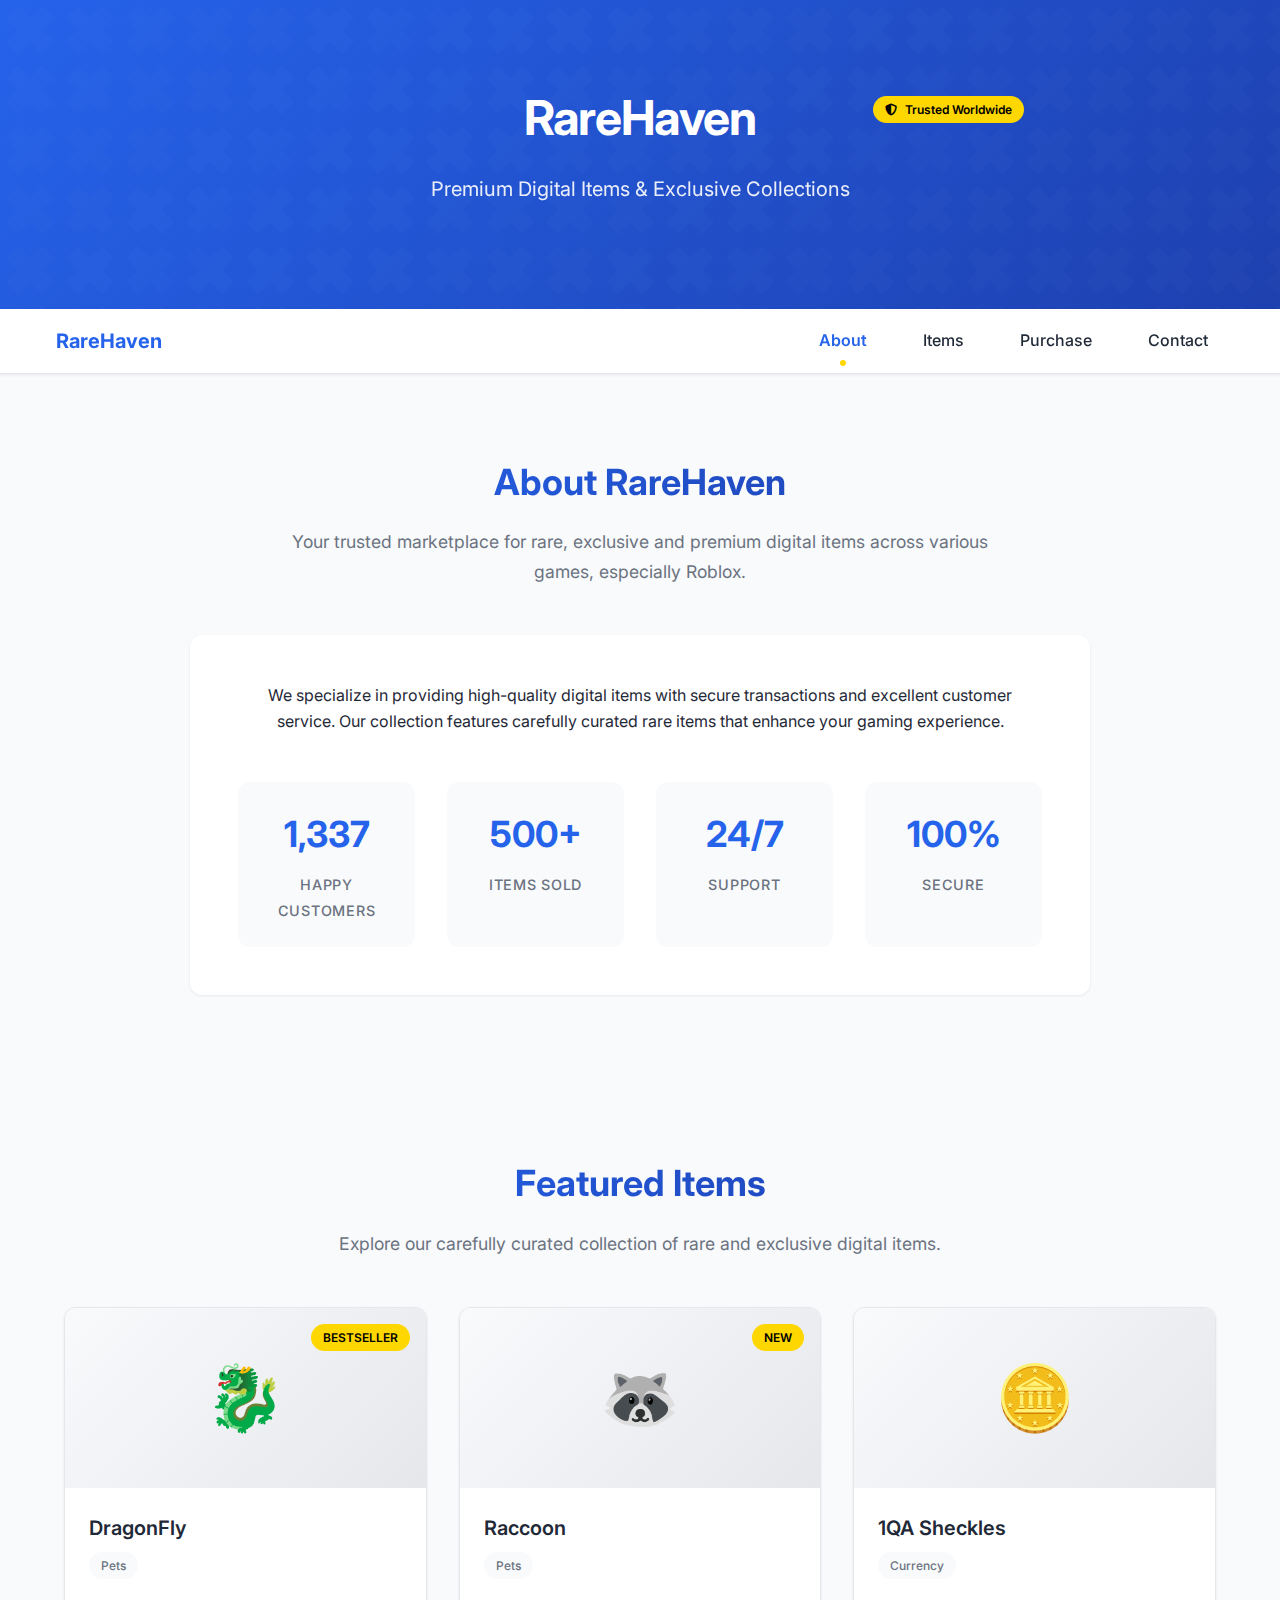
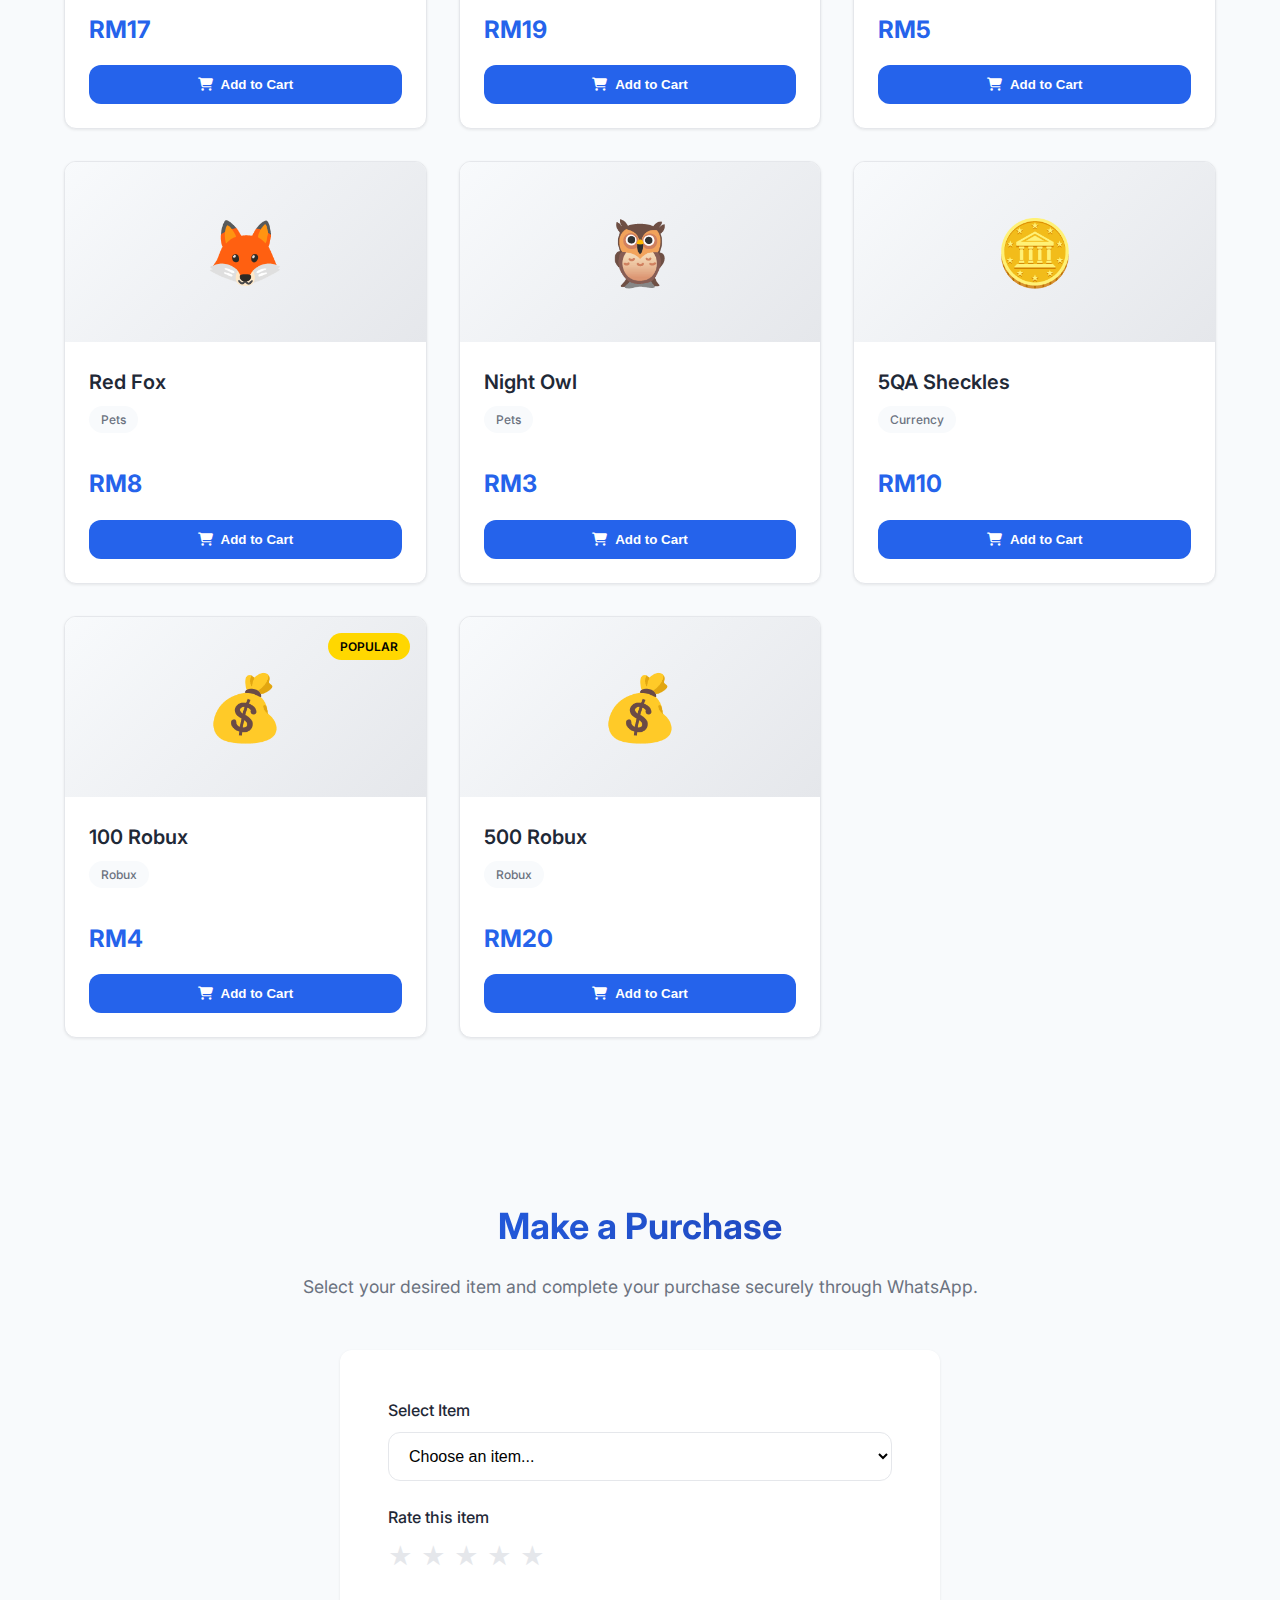
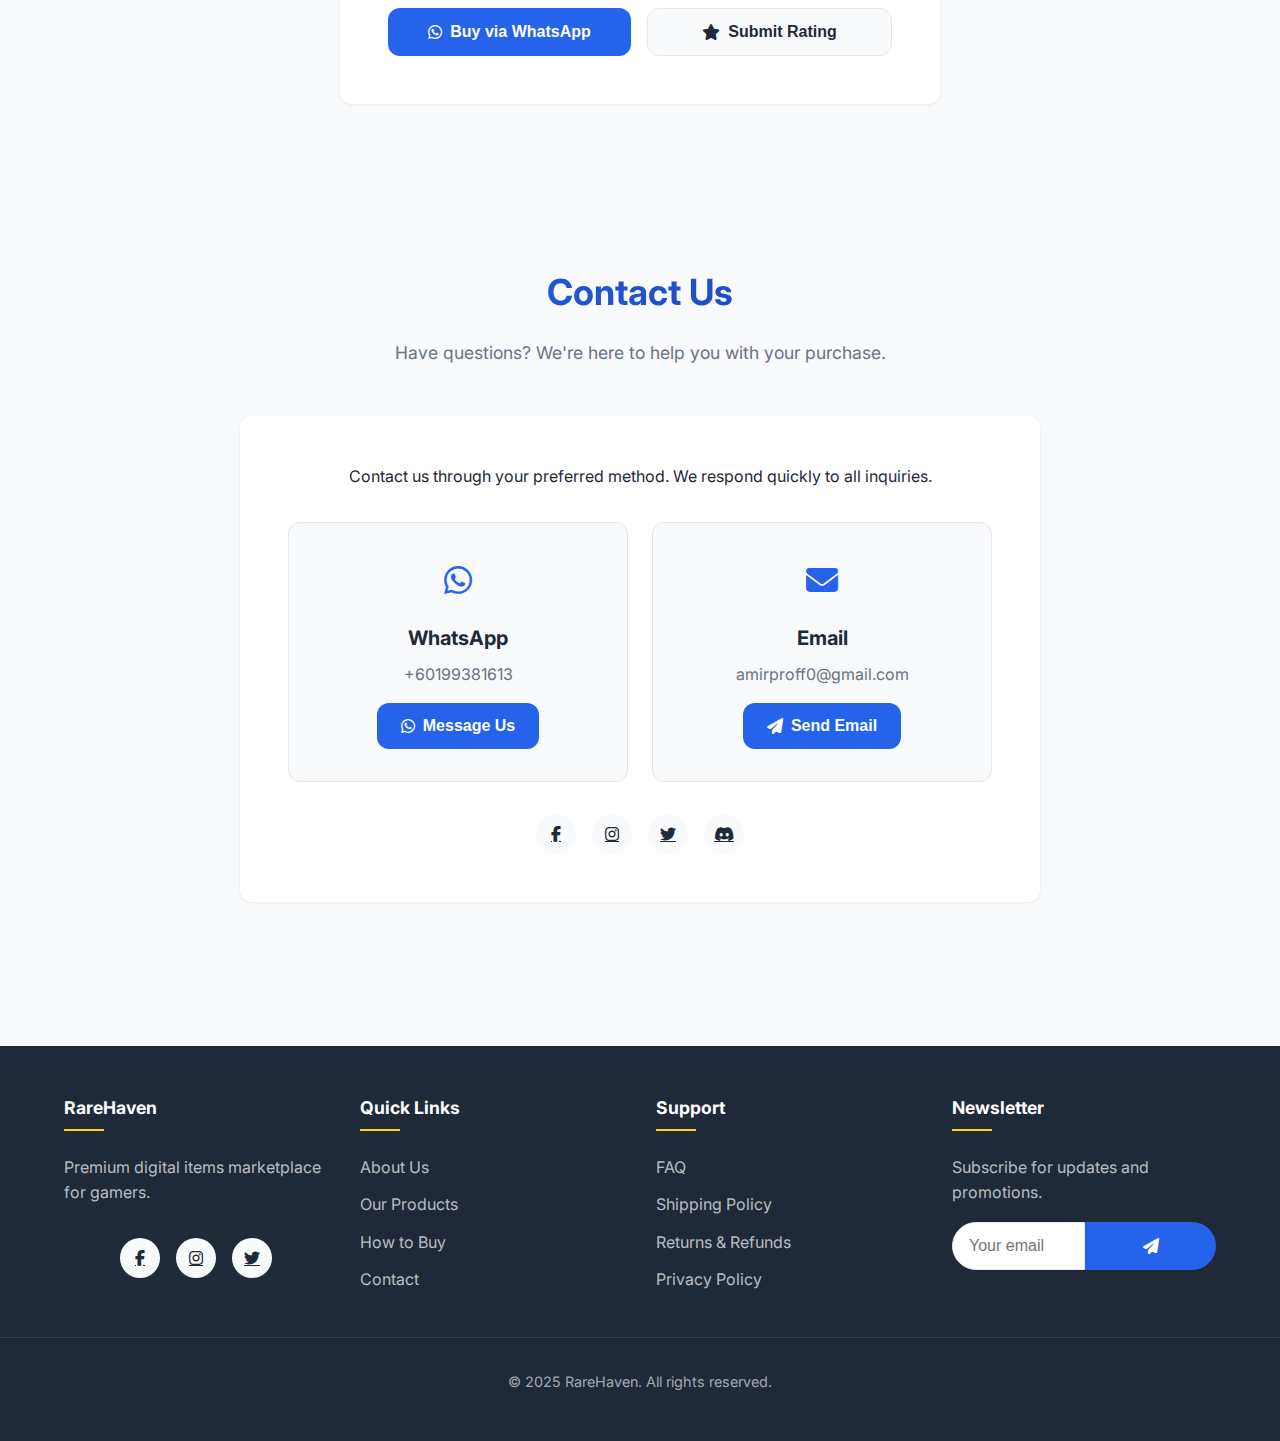
<file: index.html>
<!DOCTYPE html>
<html lang="en">
<head>
  <meta charset="UTF-8" />
  <meta name="viewport" content="width=device-width, initial-scale=1.0" />
  <title>RareHaven - Premium Digital Items</title>
  <link href="https://fonts.googleapis.com/css2?family=Inter:wght@300;400;500;600;700&display=swap" rel="stylesheet">
  <link rel="stylesheet" href="https://cdnjs.cloudflare.com/ajax/libs/font-awesome/6.4.0/css/all.min.css">
  <style>
    :root {
      --primary: #2563eb;
      --primary-dark: #1e40af;
      --accent: #3b82f6;
      --gold: #FFD700;
      --text: #1f2937;
      --text-light: #6b7280;
      --bg: #ffffff;
      --bg-secondary: #f8fafc;
      --border: #e5e7eb;
      --radius: 12px;
      --shadow-sm: 0 1px 3px rgba(0, 0, 0, 0.08);
      --shadow-md: 0 4px 6px rgba(0, 0, 0, 0.1);
      --transition: all 0.3s cubic-bezier(0.25, 0.8, 0.25, 1);
    }

    * {
      margin: 0;
      padding: 0;
      box-sizing: border-box;
    }

    body {
      font-family: 'Inter', sans-serif;
      background: var(--bg-secondary);
      color: var(--text);
      line-height: 1.6;
      scroll-behavior: smooth;
      animation: fadeIn 0.8s ease-out;
    }

    @keyframes fadeIn {
      from { opacity: 0; transform: translateY(10px); }
      to { opacity: 1; transform: translateY(0); }
    }

    /* Header */
    header {
      background: linear-gradient(135deg, var(--primary), var(--primary-dark));
      color: white;
      padding: 5rem 0;
      text-align: center;
      position: relative;
      overflow: hidden;
    }

    header::before {
      content: '';
      position: absolute;
      top: 0;
      left: 0;
      right: 0;
      bottom: 0;
      background: url('data:image/svg+xml;utf8,<svg xmlns="http://www.w3.org/2000/svg" viewBox="0 0 100 100" opacity="0.05"><path fill="white" d="M30,10L50,30L70,10L90,30L70,50L90,70L70,90L50,70L30,90L10,70L30,50L10,30L30,10Z"/></svg>');
      background-size: 60px;
      opacity: 0.3;
    }

    .header-content {
      position: relative;
      z-index: 2;
      max-width: 800px;
      margin: 0 auto;
      padding: 0 1rem;
    }

    h1 {
      font-size: 3rem;
      font-weight: 700;
      margin-bottom: 1rem;
      letter-spacing: -0.025em;
    }

    .tagline {
      font-size: 1.25rem;
      opacity: 0.9;
      margin-bottom: 1.5rem;
    }

    .badge {
      display: inline-flex;
      align-items: center;
      background: rgba(255, 255, 255, 0.15);
      padding: 0.5rem 1.25rem;
      border-radius: 50px;
      font-size: 0.9rem;
      font-weight: 500;
      backdrop-filter: blur(10px);
      gap: 0.5rem;
    }

    /* Navigation */
    nav {
      background: rgba(255, 255, 255, 0.98);
      border-bottom: 1px solid var(--border);
      position: sticky;
      top: 0;
      z-index: 100;
      backdrop-filter: blur(8px);
      box-shadow: var(--shadow-sm);
    }

    .nav-container {
      display: flex;
      justify-content: space-between;
      align-items: center;
      max-width: 1200px;
      margin: 0 auto;
      padding: 1rem;
    }

    .logo {
      font-weight: 700;
      font-size: 1.25rem;
      color: var(--primary);
    }

    .nav-links {
      display: flex;
      gap: 1.5rem;
      list-style: none;
    }

    .nav-links a {
      color: var(--text);
      text-decoration: none;
      font-weight: 500;
      padding: 0.5rem 1rem;
      border-radius: var(--radius);
      transition: var(--transition);
      position: relative;
    }

    .nav-links a:hover {
      color: var(--primary);
    }

    .nav-links a.active {
      color: var(--primary);
      font-weight: 600;
    }

    .nav-links a.active::after {
      content: '';
      position: absolute;
      bottom: -8px;
      left: 50%;
      transform: translateX(-50%);
      width: 6px;
      height: 6px;
      background: var(--gold);
      border-radius: 50%;
    }

    /* Container */
    .container {
      max-width: 1200px;
      margin: 0 auto;
      padding: 0 1.5rem;
    }

    /* Sections */
    section {
      padding: 5rem 0;
      scroll-margin-top: 80px;
    }

    .section-title {
      text-align: center;
      margin-bottom: 3rem;
      max-width: 700px;
      margin-left: auto;
      margin-right: auto;
    }

    .section-title h2 {
      font-size: 2.25rem;
      font-weight: 700;
      margin-bottom: 1rem;
      background: linear-gradient(to right, var(--primary), var(--primary-dark));
      -webkit-background-clip: text;
      -webkit-text-fill-color: transparent;
    }

    .section-title p {
      font-size: 1.1rem;
      color: var(--text-light);
      line-height: 1.7;
    }

    /* About Section */
    .about-content {
      background: var(--bg);
      padding: 3rem;
      border-radius: var(--radius);
      box-shadow: var(--shadow-sm);
      text-align: center;
      max-width: 900px;
      margin: 0 auto;
      transition: var(--transition);
    }

    .about-content:hover {
      box-shadow: var(--shadow-md);
      transform: translateY(-3px);
    }

    .stats {
      display: grid;
      grid-template-columns: repeat(auto-fit, minmax(150px, 1fr));
      gap: 2rem;
      margin-top: 3rem;
    }

    .stat-item {
      text-align: center;
      padding: 1.5rem;
      background: var(--bg-secondary);
      border-radius: var(--radius);
      transition: var(--transition);
    }

    .stat-item:hover {
      transform: translateY(-5px);
      box-shadow: var(--shadow-sm);
    }

    .stat-number {
      font-size: 2.25rem;
      font-weight: 700;
      color: var(--primary);
      display: block;
      margin-bottom: 0.5rem;
    }

    .stat-label {
      font-size: 0.9rem;
      color: var(--text-light);
      text-transform: uppercase;
      letter-spacing: 0.05em;
      font-weight: 500;
    }

    /* Items Grid */
    .items-grid {
      display: grid;
      grid-template-columns: repeat(auto-fill, minmax(280px, 1fr));
      gap: 2rem;
      margin-top: 2rem;
    }

    .product-card {
      background: var(--bg);
      border-radius: var(--radius);
      overflow: hidden;
      box-shadow: var(--shadow-sm);
      transition: var(--transition);
      border: 1px solid var(--border);
      position: relative;
    }

    .product-card:hover {
      box-shadow: var(--shadow-md);
      transform: translateY(-5px);
    }

    .badge {
      position: absolute;
      top: 1rem;
      right: 1rem;
      background: var(--gold);
      color: #000;
      padding: 0.25rem 0.75rem;
      border-radius: 50px;
      font-size: 0.75rem;
      font-weight: 600;
      z-index: 2;
    }

    .product-image {
      height: 180px;
      display: flex;
      align-items: center;
      justify-content: center;
      font-size: 4rem;
      background: linear-gradient(135deg, var(--bg-secondary), var(--border));
      padding: 2rem;
    }

    .product-info {
      padding: 1.5rem;
    }

    .product-info h3 {
      font-size: 1.25rem;
      font-weight: 600;
      margin-bottom: 0.5rem;
    }

    .product-category {
      display: inline-block;
      background: var(--bg-secondary);
      color: var(--text-light);
      padding: 0.25rem 0.75rem;
      border-radius: 50px;
      font-size: 0.75rem;
      font-weight: 500;
      margin-bottom: 1rem;
    }

    .price {
      font-size: 1.5rem;
      font-weight: 700;
      color: var(--primary);
      margin: 1rem 0;
    }

    .cta-button {
      width: 100%;
      padding: 0.75rem;
      background: var(--primary);
      color: white;
      border: none;
      border-radius: var(--radius);
      font-weight: 600;
      cursor: pointer;
      transition: var(--transition);
      display: flex;
      align-items: center;
      justify-content: center;
      gap: 0.5rem;
    }

    .cta-button:hover {
      background: var(--primary-dark);
      transform: translateY(-2px);
      box-shadow: 0 4px 12px rgba(37, 99, 235, 0.2);
    }

    /* Purchase Section */
    .purchase-container {
      background: var(--bg);
      padding: 3rem;
      border-radius: var(--radius);
      box-shadow: var(--shadow-sm);
      max-width: 600px;
      margin: 0 auto;
      transition: var(--transition);
    }

    .purchase-container:hover {
      box-shadow: var(--shadow-md);
    }

    .form-group {
      margin-bottom: 1.5rem;
    }

    .form-label {
      display: block;
      font-weight: 500;
      color: var(--text);
      margin-bottom: 0.5rem;
    }

    .form-select, .form-input {
      width: 100%;
      padding: 0.875rem 1rem;
      border: 1px solid var(--border);
      border-radius: var(--radius);
      font-size: 1rem;
      transition: var(--transition);
      background: var(--bg);
    }

    .form-select:focus, .form-input:focus {
      outline: none;
      border-color: var(--primary);
      box-shadow: 0 0 0 3px rgba(37, 99, 235, 0.1);
    }

    .rating-stars {
      display: flex;
      gap: 0.5rem;
      margin-top: 0.5rem;
    }

    .star {
      color: var(--border);
      cursor: pointer;
      font-size: 1.5rem;
      transition: var(--transition);
    }

    .star:hover, .star.active {
      color: var(--gold);
    }

    .button-group {
      display: flex;
      gap: 1rem;
      margin-top: 2rem;
    }

    .btn {
      flex: 1;
      padding: 0.875rem 1.5rem;
      border: none;
      border-radius: var(--radius);
      font-size: 1rem;
      font-weight: 600;
      cursor: pointer;
      transition: var(--transition);
      text-decoration: none;
      text-align: center;
      display: inline-flex;
      align-items: center;
      justify-content: center;
      gap: 0.5rem;
    }

    .btn-primary {
      background: var(--primary);
      color: white;
    }

    .btn-primary:hover {
      background: var(--primary-dark);
      transform: translateY(-2px);
      box-shadow: 0 4px 12px rgba(37, 99, 235, 0.2);
    }

    .btn-secondary {
      background: var(--bg-secondary);
      color: var(--text);
      border: 1px solid var(--border);
    }

    .btn-secondary:hover {
      background: var(--border);
      transform: translateY(-2px);
    }

    /* Contact Section */
    .contact-content {
      background: var(--bg);
      padding: 3rem;
      border-radius: var(--radius);
      box-shadow: var(--shadow-sm);
      max-width: 800px;
      margin: 0 auto;
      text-align: center;
      transition: var(--transition);
    }

    .contact-content:hover {
      box-shadow: var(--shadow-md);
    }

    .contact-methods {
      display: grid;
      grid-template-columns: repeat(auto-fit, minmax(250px, 1fr));
      gap: 1.5rem;
      margin-top: 2rem;
    }

    .contact-card {
      padding: 2rem;
      background: var(--bg-secondary);
      border-radius: var(--radius);
      text-align: center;
      transition: var(--transition);
      border: 1px solid var(--border);
    }

    .contact-card:hover {
      transform: translateY(-5px);
      box-shadow: var(--shadow-sm);
      border-color: var(--primary);
    }

    .contact-icon {
      font-size: 2rem;
      margin-bottom: 1rem;
      color: var(--primary);
    }

    .contact-card h3 {
      font-size: 1.25rem;
      margin-bottom: 0.5rem;
    }

    .contact-card p {
      color: var(--text-light);
    }

    .social-links {
      display: flex;
      justify-content: center;
      gap: 1rem;
      margin-top: 2rem;
    }

    .social-link {
      width: 40px;
      height: 40px;
      border-radius: 50%;
      background: var(--bg-secondary);
      display: flex;
      align-items: center;
      justify-content: center;
      color: var(--text);
      transition: var(--transition);
    }

    .social-link:hover {
      background: var(--primary);
      color: white;
      transform: translateY(-3px);
    }

    /* Footer */
    footer {
      background: var(--text);
      color: white;
      padding: 3rem 0;
      margin-top: 4rem;
    }

    .footer-content {
      display: grid;
      grid-template-columns: repeat(auto-fit, minmax(200px, 1fr));
      gap: 2rem;
      max-width: 1200px;
      margin: 0 auto;
      padding: 0 1.5rem;
    }

    .footer-column h3 {
      font-size: 1.1rem;
      margin-bottom: 1.5rem;
      position: relative;
      padding-bottom: 0.5rem;
    }

    .footer-column h3::after {
      content: '';
      position: absolute;
      bottom: 0;
      left: 0;
      width: 40px;
      height: 2px;
      background: var(--gold);
    }

    .footer-links {
      list-style: none;
    }

    .footer-links li {
      margin-bottom: 0.75rem;
    }

    .footer-links a {
      color: rgba(255, 255, 255, 0.7);
      text-decoration: none;
      transition: var(--transition);
    }

    .footer-links a:hover {
      color: white;
      padding-left: 5px;
    }

    .copyright {
      text-align: center;
      padding-top: 2rem;
      margin-top: 2rem;
      border-top: 1px solid rgba(255, 255, 255, 0.1);
      color: rgba(255, 255, 255, 0.6);
      font-size: 0.9rem;
    }

    /* Back to Top Button */
    .back-to-top {
      position: fixed;
      bottom: 2rem;
      right: 2rem;
      width: 50px;
      height: 50px;
      background: var(--primary);
      color: white;
      border-radius: 50%;
      display: flex;
      align-items: center;
      justify-content: center;
      cursor: pointer;
      opacity: 0;
      visibility: hidden;
      transition: var(--transition);
      z-index: 99;
      box-shadow: 0 4px 12px rgba(0, 0, 0, 0.15);
    }

    .back-to-top.visible {
      opacity: 1;
      visibility: visible;
    }

    .back-to-top:hover {
      background: var(--primary-dark);
      transform: translateY(-3px);
    }

    /* Responsive Design */
    @media (max-width: 768px) {
      h1 { font-size: 2.2rem; }
      .tagline { font-size: 1.1rem; }
      
      .nav-container {
        flex-direction: column;
        gap: 1rem;
      }
      
      .nav-links {
        gap: 0.75rem;
        flex-wrap: wrap;
        justify-content: center;
      }
      
      section {
        padding: 3rem 0;
      }
      
      .section-title h2 {
        font-size: 1.8rem;
      }
      
      .about-content,
      .purchase-container,
      .contact-content {
        padding: 2rem;
      }
      
      .button-group {
        flex-direction: column;
      }
    }

    /* Animations */
    @keyframes float {
      0%, 100% { transform: translateY(0); }
      50% { transform: translateY(-10px); }
    }

    .floating {
      animation: float 3s ease-in-out infinite;
    }
  </style>
</head>
<body>
  <header>
    <div class="header-content">
      <h1>RareHaven</h1>
      <p class="tagline">Premium Digital Items & Exclusive Collections</p>
      <div class="badge">
        <i class="fas fa-shield-alt"></i>
        Trusted Worldwide
      </div>
    </div>
  </header>

  <nav>
    <div class="nav-container">
      <div class="logo">RareHaven</div>
      <ul class="nav-links">
        <li><a href="#about" class="active">About</a></li>
        <li><a href="#items">Items</a></li>
        <li><a href="#purchase">Purchase</a></li>
        <li><a href="#contact">Contact</a></li>
      </ul>
    </div>
  </nav>

  <section id="about">
    <div class="container">
      <div class="section-title">
        <h2>About RareHaven</h2>
        <p>Your trusted marketplace for rare, exclusive and premium digital items across various games, especially Roblox.</p>
      </div>
      
      <div class="about-content">
        <p>We specialize in providing high-quality digital items with secure transactions and excellent customer service. Our collection features carefully curated rare items that enhance your gaming experience.</p>
        
        <div class="stats">
          <div class="stat-item">
            <span class="stat-number" id="visitCount">0</span>
            <span class="stat-label">Happy Customers</span>
          </div>
          <div class="stat-item">
            <span class="stat-number">500+</span>
            <span class="stat-label">Items Sold</span>
          </div>
          <div class="stat-item">
            <span class="stat-number">24/7</span>
            <span class="stat-label">Support</span>
          </div>
          <div class="stat-item">
            <span class="stat-number">100%</span>
            <span class="stat-label">Secure</span>
          </div>
        </div>
      </div>
    </div>
  </section>

  <section id="items">
    <div class="container">
      <div class="section-title">
        <h2>Featured Items</h2>
        <p>Explore our carefully curated collection of rare and exclusive digital items.</p>
      </div>
      
      <div class="items-grid">
        <div class="product-card">
          <div class="badge">BESTSELLER</div>
          <div class="product-image">
            <span class="floating">🐉</span>
          </div>
          <div class="product-info">
            <h3>DragonFly</h3>
            <span class="product-category">Pets</span>
            <div class="price">RM17</div>
            <button class="cta-button" onclick="addToCart('DragonFly', 17)">
              <i class="fas fa-shopping-cart"></i> Add to Cart
            </button>
          </div>
        </div>
        
        <div class="product-card">
          <div class="badge">NEW</div>
          <div class="product-image">
            <span class="floating">🦝</span>
          </div>
          <div class="product-info">
            <h3>Raccoon</h3>
            <span class="product-category">Pets</span>
            <div class="price">RM19</div>
            <button class="cta-button" onclick="addToCart('Raccoon', 19)">
              <i class="fas fa-shopping-cart"></i> Add to Cart
            </button>
          </div>
        </div>
        
        <div class="product-card">
          <div class="product-image">
            <span class="floating">🪙</span>
          </div>
          <div class="product-info">
            <h3>1QA Sheckles</h3>
            <span class="product-category">Currency</span>
            <div class="price">RM5</div>
            <button class="cta-button" onclick="addToCart('1QA Sheckles', 5)">
              <i class="fas fa-shopping-cart"></i> Add to Cart
            </button>
          </div>
        </div>
        
        <div class="product-card">
          <div class="product-image">
            <span class="floating">🦊</span>
          </div>
          <div class="product-info">
            <h3>Red Fox</h3>
            <span class="product-category">Pets</span>
            <div class="price">RM8</div>
            <button class="cta-button" onclick="addToCart('Red Fox', 8)">
              <i class="fas fa-shopping-cart"></i> Add to Cart
            </button>
          </div>
        </div>
        
        <div class="product-card">
          <div class="product-image">
            <span class="floating">🦉</span>
          </div>
          <div class="product-info">
            <h3>Night Owl</h3>
            <span class="product-category">Pets</span>
            <div class="price">RM3</div>
            <button class="cta-button" onclick="addToCart('Night Owl', 3)">
              <i class="fas fa-shopping-cart"></i> Add to Cart
            </button>
          </div>
        </div>
        
        <div class="product-card">
          <div class="product-image">
            <span class="floating">🪙</span>
          </div>
          <div class="product-info">
            <h3>5QA Sheckles</h3>
            <span class="product-category">Currency</span>
            <div class="price">RM10</div>
            <button class="cta-button" onclick="addToCart('5QA Sheckles', 10)">
              <i class="fas fa-shopping-cart"></i> Add to Cart
            </button>
          </div>
        </div>
        
        <div class="product-card">
          <div class="badge">POPULAR</div>
          <div class="product-image">
            <span class="floating">💰</span>
          </div>
          <div class="product-info">
            <h3>100 Robux</h3>
            <span class="product-category">Robux</span>
            <div class="price">RM4</div>
            <button class="cta-button" onclick="addToCart('100 Robux', 4)">
              <i class="fas fa-shopping-cart"></i> Add to Cart
            </button>
          </div>
        </div>
        
        <div class="product-card">
          <div class="product-image">
            <span class="floating">💰</span>
          </div>
          <div class="product-info">
            <h3>500 Robux</h3>
            <span class="product-category">Robux</span>
            <div class="price">RM20</div>
            <button class="cta-button" onclick="addToCart('500 Robux', 20)">
              <i class="fas fa-shopping-cart"></i> Add to Cart
            </button>
          </div>
        </div>
      </div>
    </div>
  </section>

  <section id="purchase">
    <div class="container">
      <div class="section-title">
        <h2>Make a Purchase</h2>
        <p>Select your desired item and complete your purchase securely through WhatsApp.</p>
      </div>
      
      <div class="purchase-container">
        <div class="form-group">
          <label class="form-label" for="itemSelect">Select Item</label>
          <select class="form-select" id="itemSelect">
            <option value="">Choose an item...</option>
            <option value="DragonFly">🐉 DragonFly — RM17</option>
            <option value="Raccoon">🦝 Raccoon — RM19</option>
            <option value="1QA_Sheckles">🪙 1QA Sheckles — RM5</option>
            <option value="Red_Fox">🦊 Red Fox — RM8</option>
            <option value="Night_Owl">🦉 Night Owl — RM3</option>
            <option value="5QA_Sheckles">🪙 5QA Sheckles — RM10</option>
            <option value="100_Robux">💰 100 Robux — RM4</option>
            <option value="500_Robux">💰 500 Robux — RM20</option>
            <option value="700_Robux">💰 700 Robux — RM28</option>
            <option value="1000_Robux">💰 1000 Robux — RM40</option>
          </select>
        </div>
        
        <div class="form-group">
          <label class="form-label">Rate this item</label>
          <div class="rating-stars">
            <span class="star" data-rating="1">★</span>
            <span class="star" data-rating="2">★</span>
            <span class="star" data-rating="3">★</span>
            <span class="star" data-rating="4">★</span>
            <span class="star" data-rating="5">★</span>
          </div>
          <input type="hidden" id="rating" value="0">
        </div>
        
        <div class="button-group">
          <button class="btn btn-primary" onclick="buyNow()">
            <i class="fab fa-whatsapp"></i> Buy via WhatsApp
          </button>
          <button class="btn btn-secondary" onclick="rateItem()">
            <i class="fas fa-star"></i> Submit Rating
          </button>
        </div>
      </div>
    </div>
  </section>

  <section id="contact">
    <div class="container">
      <div class="section-title">
        <h2>Contact Us</h2>
        <p>Have questions? We're here to help you with your purchase.</p>
      </div>
      
      <div class="contact-content">
        <p>Contact us through your preferred method. We respond quickly to all inquiries.</p>
        
        <div class="contact-methods">
          <div class="contact-card">
            <div class="contact-icon">
              <i class="fab fa-whatsapp"></i>
            </div>
            <h3>WhatsApp</h3>
            <p>+60199381613</p>
            <button class="btn btn-primary" style="margin-top: 1rem;" onclick="window.open('https://wa.me/60199381613')">
              <i class="fab fa-whatsapp"></i> Message Us
            </button>
          </div>
          
          <div class="contact-card">
            <div class="contact-icon">
              <i class="fas fa-envelope"></i>
            </div>
            <h3>Email</h3>
            <p>amirproff0@gmail.com</p>
            <button class="btn btn-primary" style="margin-top: 1rem;" onclick="window.location.href='mailto:amirproff0@gmail.com'">
              <i class="fas fa-paper-plane"></i> Send Email
            </button>
          </div>
        </div>
        
        <div class="social-links">
          <a href="#" class="social-link">
            <i class="fab fa-facebook-f"></i>
          </a>
          <a href="#" class="social-link">
            <i class="fab fa-instagram"></i>
          </a>
          <a href="#" class="social-link">
            <i class="fab fa-twitter"></i>
          </a>
          <a href="#" class="social-link">
            <i class="fab fa-discord"></i>
          </a>
        </div>
      </div>
    </div>
  </section>

  <footer>
    <div class="footer-content">
      <div class="footer-column">
        <h3>RareHaven</h3>
        <p style="color: rgba(255,255,255,0.7); margin-bottom: 1rem;">Premium digital items marketplace for gamers.</p>
        <div class="social-links">
          <a href="#" class="social-link">
            <i class="fab fa-facebook-f"></i>
          </a>
          <a href="#" class="social-link">
            <i class="fab fa-instagram"></i>
          </a>
          <a href="#" class="social-link">
            <i class="fab fa-twitter"></i>
          </a>
        </div>
      </div>
      
      <div class="footer-column">
        <h3>Quick Links</h3>
        <ul class="footer-links">
          <li><a href="#about">About Us</a></li>
          <li><a href="#items">Our Products</a></li>
          <li><a href="#purchase">How to Buy</a></li>
          <li><a href="#contact">Contact</a></li>
        </ul>
      </div>
      
      <div class="footer-column">
        <h3>Support</h3>
        <ul class="footer-links">
          <li><a href="#">FAQ</a></li>
          <li><a href="#">Shipping Policy</a></li>
          <li><a href="#">Returns & Refunds</a></li>
          <li><a href="#">Privacy Policy</a></li>
        </ul>
      </div>
      
      <div class="footer-column">
        <h3>Newsletter</h3>
        <p style="color: rgba(255,255,255,0.7); margin-bottom: 1rem;">Subscribe for updates and promotions.</p>
        <div class="form-group" style="display: flex;">
          <input type="email" class="form-input" placeholder="Your email" style="border-radius: 50px 0 0 50px; flex: 1;">
          <button class="btn btn-primary" style="border-radius: 0 50px 50px 0; padding: 0 1rem;">
            <i class="fas fa-paper-plane"></i>
          </button>
        </div>
      </div>
    </div>
    
    <div class="copyright">
      &copy; 2025 RareHaven. All rights reserved.
    </div>
  </footer>

  <div class="back-to-top" id="backToTop">
    <i class="fas fa-arrow-up"></i>
  </div>

  <script>
    // Initialize visitor count
    document.addEventListener("DOMContentLoaded", function() {
      const randomVisits = Math.floor(Math.random() * 5000 + 1000);
      document.getElementById("visitCount").textContent = randomVisits.toLocaleString();
      
      // Set active nav link
      const sections = document.querySelectorAll('section');
      const navLinks = document.querySelectorAll('.nav-links a');
      
      window.addEventListener('scroll', () => {
        let current = '';
        
        sections.forEach(section => {
          const sectionTop = section.offsetTop;
          const sectionHeight = section.clientHeight;
          
          if (pageYOffset >= (sectionTop - 200)) {
            current = section.getAttribute('id');
          }
        });
        
        navLinks.forEach(link => {
          link.classList.remove('active');
          if (link.getAttribute('href') === `#${current}`) {
            link.classList.add('active');
          }
        });
      });
      
      // Back to top button
      const backToTop = document.getElementById('backToTop');
      
      window.addEventListener('scroll', () => {
        if (window.pageYOffset > 300) {
          backToTop.classList.add('visible');
        } else {
          backToTop.classList.remove('visible');
        }
      });
      
      backToTop.addEventListener('click', () => {
        window.scrollTo({
          top: 0,
          behavior: 'smooth'
        });
      });
      
      // Star rating
      const stars = document.querySelectorAll('.star');
      const ratingInput = document.getElementById('rating');
      
      stars.forEach(star => {
        star.addEventListener('click', () => {
          const rating = star.getAttribute('data-rating');
          ratingInput.value = rating;
          
          stars.forEach((s, index) => {
            if (index < rating) {
              s.classList.add('active');
            } else {
              s.classList.remove('active');
            }
          });
        });
      });
    });

    // Purchase function
    function buyNow() {
      const itemSelect = document.getElementById("itemSelect");
      const selectedItem = itemSelect.value;
      
      if (!selectedItem) {
        alert("Please select an item first!");
        return;
      }
      
      const itemText = itemSelect.options[itemSelect.selectedIndex].text;
      const message = `Hello RareHaven! I would like to purchase: ${itemText}`;
      const whatsappUrl = `https://wa.me/60199381613?text=${encodeURIComponent(message)}`;
      
      window.open(whatsappUrl, "_blank");
    }

    // Add to cart function
    function addToCart(itemName, price) {
      const message = `Hello RareHaven! I would like to purchase: ${itemName} — RM${price}`;
      const whatsappUrl = `https://wa.me/60199381613?text=${encodeURIComponent(message)}`;
      
      window.open(whatsappUrl, "_blank");
    }

    // Rating function
    function rateItem() {
      const rating = document.getElementById("rating").value;
      
      if (rating === "0") {
        alert("Please select a rating first!");
        return;
      }
      
      // Show success message
      alert(`Thank you for your ${rating}-star rating! Your feedback helps us improve.`);
      
      // Clear the rating
      document.querySelectorAll('.star').forEach(star => {
        star.classList.remove('active');
      });
      document.getElementById('rating').value = "0";
    }
  </script>
</body>
</html>
</file>
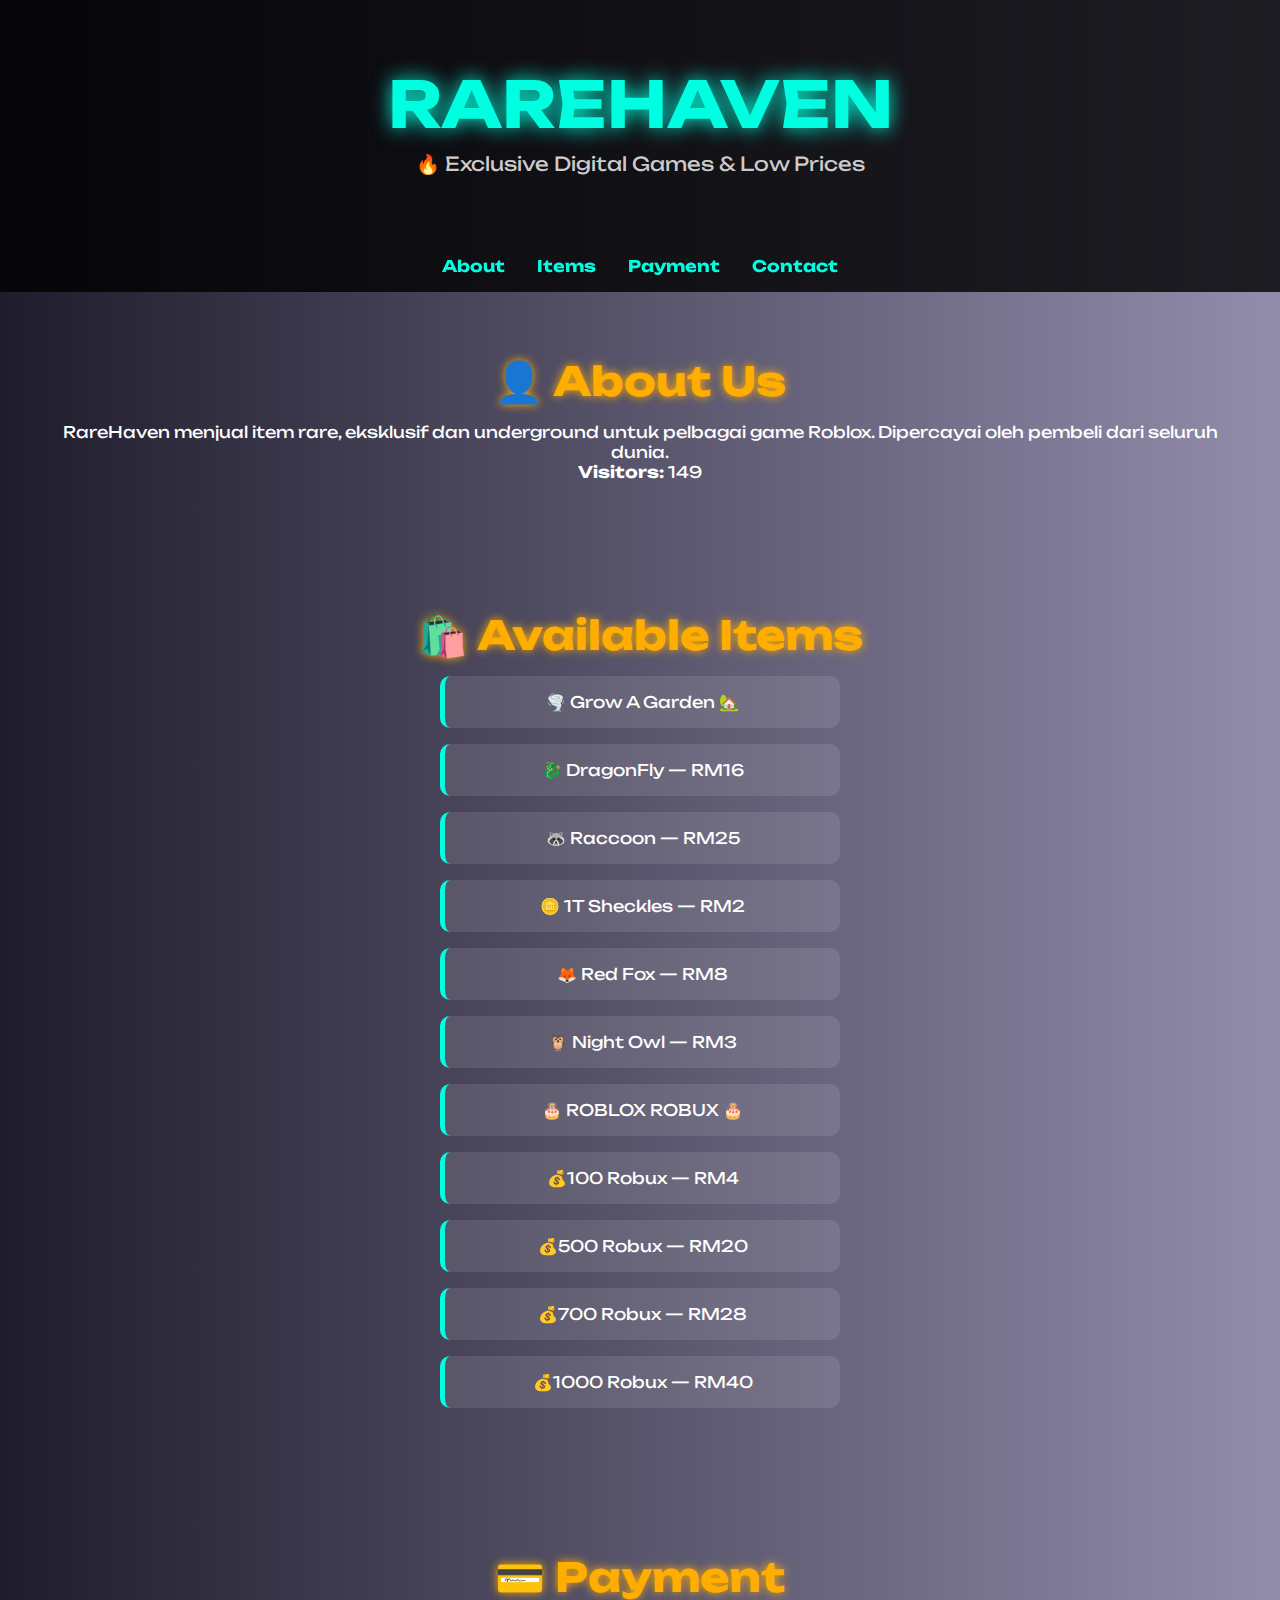
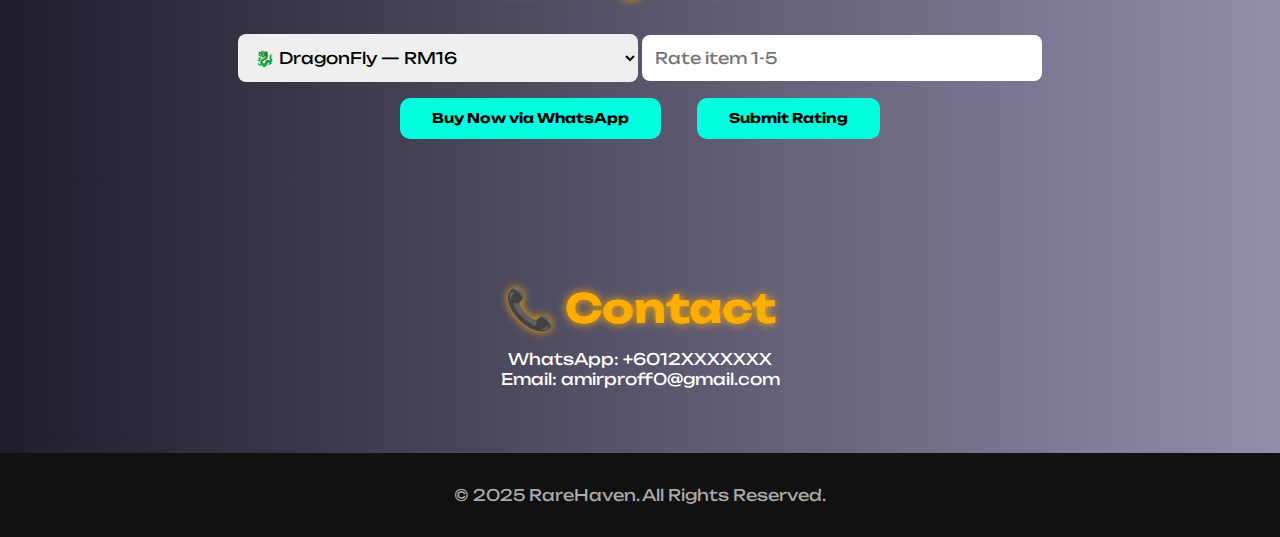
<file: index(7).html>
<!DOCTYPE html>
<html lang="en">
<head>
  <meta charset="UTF-8" />
  <meta name="viewport" content="width=device-width, initial-scale=1.0" />
  <title>RareHaven Shop</title>
  <link href="https://fonts.googleapis.com/css2?family=Unbounded:wght@400;700&display=swap" rel="stylesheet">
  <style>
    * {
      margin: 0;
      padding: 0;
      box-sizing: border-box;
      font-family: 'Unbounded', sans-serif;
    }
    body {
      background: linear-gradient(to right, #1f1c2c, #928dab);
      color: #fff;
      scroll-behavior: smooth;
    }
    header {
      background: rgba(0, 0, 0, 0.8);
      padding: 4rem 1rem;
      text-align: center;
      animation: slideIn 1s ease-out;
    }
    header h1 {
      font-size: 4rem;
      color: #00ffe1;
      text-shadow: 0 0 20px #00ffe1;
    }
    header p {
      font-size: 1.2rem;
      margin-top: 0.5rem;
      color: #ccc;
    }
    nav {
      display: flex;
      justify-content: center;
      background-color: #000000cc;
      padding: 1rem;
      position: sticky;
      top: 0;
      z-index: 1000;
    }
    nav a {
      color: #00ffe1;
      margin: 0 1rem;
      font-weight: bold;
      text-decoration: none;
      position: relative;
    }
    nav a::after {
      content: '';
      position: absolute;
      bottom: -5px;
      left: 0;
      height: 2px;
      width: 0;
      background: #ffae00;
      transition: width 0.3s;
    }
    nav a:hover::after {
      width: 100%;
    }
    section {
      padding: 4rem 2rem;
      text-align: center;
    }
    h2 {
      font-size: 2.5rem;
      color: #ffae00;
      margin-bottom: 1rem;
      text-shadow: 0 0 10px #ffae00;
    }
    .item-list li {
      list-style: none;
      background: rgba(255, 255, 255, 0.1);
      margin: 1rem auto;
      padding: 1rem;
      max-width: 400px;
      border-left: 5px solid #00ffe1;
      border-radius: 10px;
      transition: transform 0.3s ease;
    }
    .item-list li:hover {
      transform: translateY(-5px);
    }
    .btn {
      margin: 1rem;
      padding: 0.8rem 2rem;
      background: #00ffe1;
      color: #000;
      border: none;
      border-radius: 10px;
      font-weight: bold;
      cursor: pointer;
      transition: background 0.3s;
    }
    .btn:hover {
      background: #00cfc1;
    }
    select, input[type="number"] {
      padding: 0.8rem;
      margin-top: 1rem;
      border-radius: 8px;
      border: none;
      width: 90%;
      max-width: 400px;
      font-size: 1rem;
    }
    footer {
      text-align: center;
      padding: 2rem;
      background: #111;
      color: #aaa;
    }
    @keyframes slideIn {
      0% { transform: translateY(-100%); opacity: 0; }
      100% { transform: translateY(0); opacity: 1; }
    }
  </style>
</head>
<body>
  <header>
    <h1>RAREHAVEN</h1>
    <p>🔥 Exclusive Digital Games & Low Prices</p>
  </header>
  <nav>
    <a href="#about">About</a>
    <a href="#items">Items</a>
    <a href="#payment">Payment</a>
    <a href="#contact">Contact</a>
  </nav>
  <section id="about">
    <h2>👤 About Us</h2>
    <p>RareHaven menjual item rare, eksklusif dan underground untuk pelbagai game Roblox. Dipercayai oleh pembeli dari seluruh dunia.</p>
    <p><strong>Visitors:</strong> <span id="visitCount">0</span></p>
  </section>
  <section id="items">
    <h2>🛍️ Available Items</h2>
    <ul class="item-list">
      <li>🌪️ Grow A Garden 🏡</li>
      <li>🐉 DragonFly — RM16</li>
      <li>🦝 Raccoon — RM25</li>
      <li>🪙 1T Sheckles — RM2</li>
      <li>🦊 Red Fox — RM8</li>
      <li>🦉 Night Owl — RM3</li>
      <li>🎂 ROBLOX ROBUX 🎂</li>
      <li>💰100 Robux — RM4</li>
      <li>💰500 Robux — RM20</li>
      <li>💰700 Robux — RM28</li>
      <li>💰1000 Robux — RM40</li>
    </ul>
  </section>
  <section id="payment">
    <h2>💳 Payment</h2>
    <div class="selection-area">
      <select id="itemSelect">
        <option value="DragonFly">🐉 DragonFly — RM16</option>
        <option value="Raccoon">🦝 Raccoon — RM25</option>
        <option value="1T_Sheckles">🪙 1T Sheckles — RM2</option>
        <option value="Red_Fox">🦊 Red Fox — RM8</option>
        <option value="Night_Owl">🦉 Night Owl — RM3</option>
        <option value="100_Robux">💰100 Robux — RM4</option>
        <option value="500_Robux">💰500 Robux — RM20</option>
        <option value="700_Robux">💰700 Robux — RM28</option>
        <option value="1000_Robux">💰1000 Robux — RM40</option>
      </select>
      <input type="number" id="rating" min="1" max="5" placeholder="Rate item 1-5"/>
      <br/>
      <button class="btn" onclick="buyNow()">Buy Now via WhatsApp</button>
      <button class="btn" onclick="rateItem()">Submit Rating</button>
    </div>
  </section>
  <section id="contact">
    <h2>📞 Contact</h2>
    <p>WhatsApp: +6012XXXXXXX<br>Email: amirproff0@gmail.com</p>
  </section>
  <footer>&copy; 2025 RareHaven. All Rights Reserved.</footer>
  <script>
    function buyNow() {
      const item = document.getElementById("itemSelect").value;
      const msg = `Hello, I want to buy: ${item.replace("_", " ")}`;
      window.open(`https://wa.me/60149606249?text=${encodeURIComponent(msg)}`, "_blank");
    }
    function rateItem() {
      const rating = document.getElementById("rating").value;
      if (rating < 1 || rating > 5) {
        alert("Please rate between 1 and 5!");
        return;
      }
      alert("Thank you for rating!");
    }
    document.addEventListener("DOMContentLoaded", () => {
      const randomVisits = Math.floor(Math.random() * 900 + 100);
      document.getElementById("visitCount").textContent = randomVisits;
    });
  </script>
</body>
</html>
</file>
